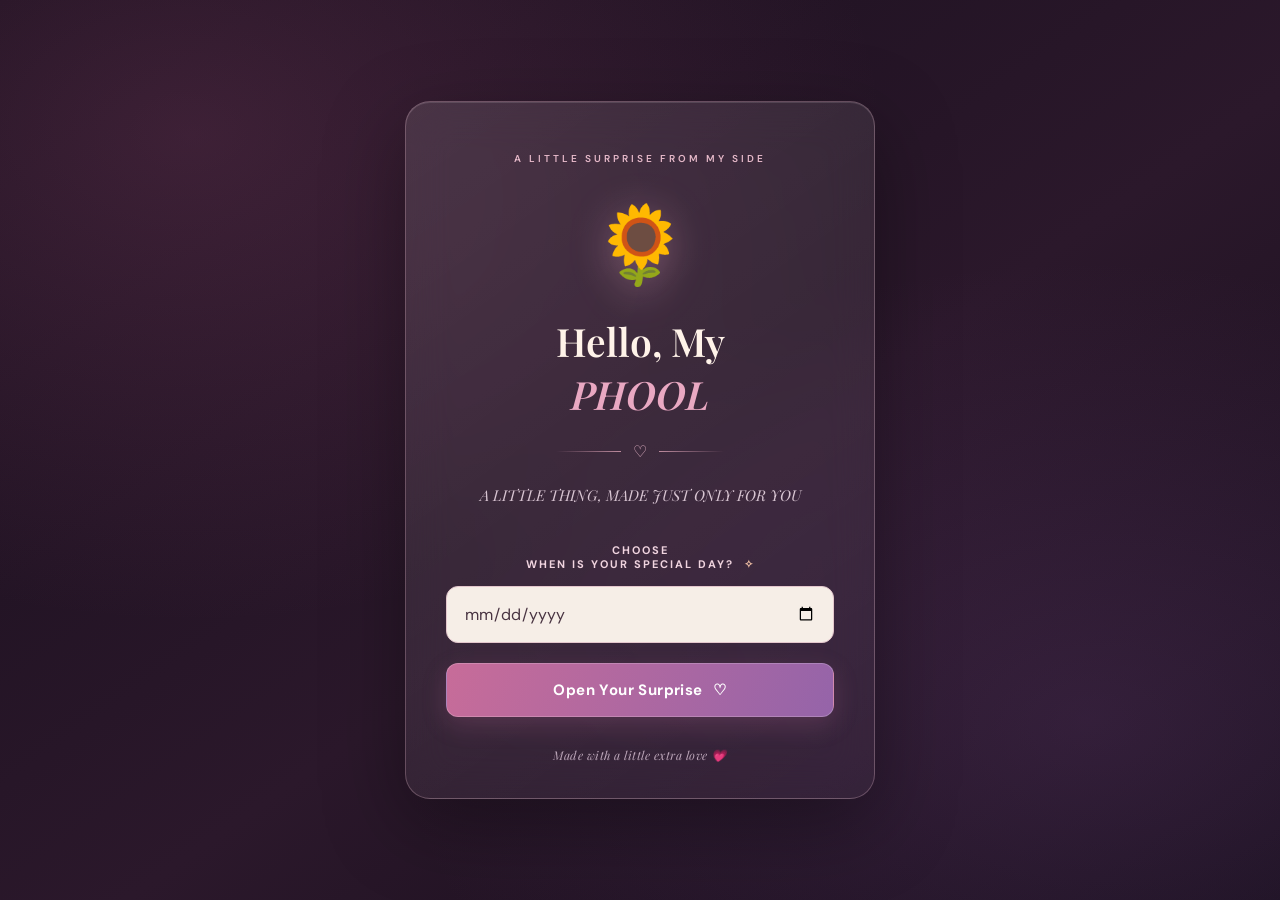
<file: index.html>
<!DOCTYPE html>
<html lang="en">

<head>
    <meta charset="UTF-8">
    <meta name="viewport" content="width=device-width, initial-scale=1.0">

    <title>My Yellow Person 💛</title>

    <link rel="stylesheet" href="style.css">
</head>

<body>

    <div class="background-glow"></div>

    <main class="container">

        <div class="card">

            <p class="top-label">A LITTLE SURPRISE FROM MY SIDE</p>

            <div class="cake">🌻</div>

            <h1>
                Hello, My
                <span>PHOOL</span>
            </h1>

            <div class="decorative-divider">
                <span>♡</span>
            </div>

            <p class="subtitle">
                A LITTLE THING,
                MADE JUST ONLY FOR YOU
            
            </p>

            <div class="birthday-form">

                <label for="dob">
                    <p> CHOOSE </p>
                    WHEN IS YOUR SPECIAL DAY?
                    <span>✧</span>
                </label>

                <input
                    type="date"
                    id="dob"
                    name="birthday"
                    required
                >

                <button id="continueBtn" type="button">
                    Open Your Surprise
                    <span>♡</span>
                </button>

                <p id="message" aria-live="polite"></p>

            </div>

            <p class="bottom-note">
                Made with a little extra love 💗
            </p>

        </div>

    </main>

    <script src="script.js"></script>

</body>
</html>
</file>
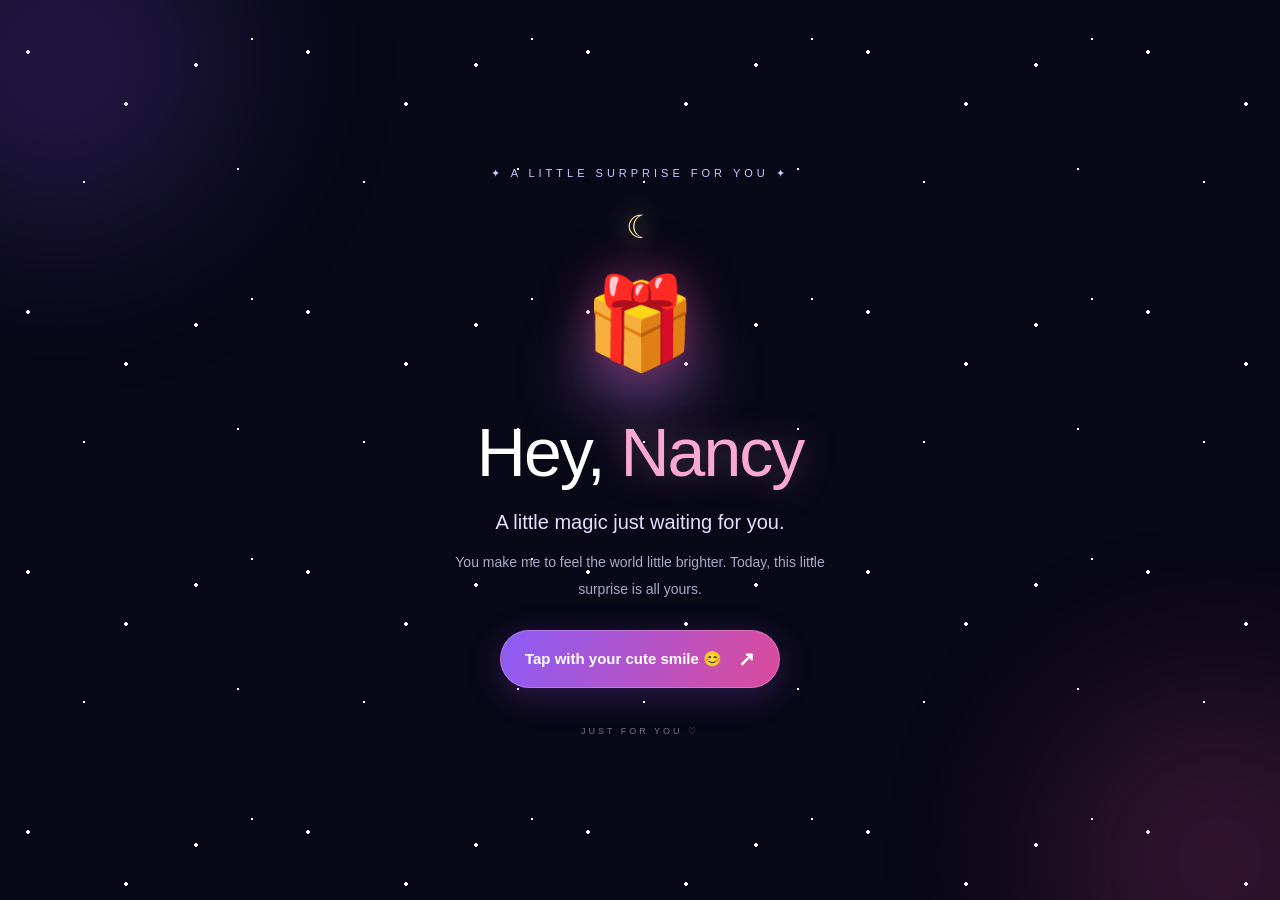
<file: welcome.html>
<!DOCTYPE html>
<html lang="en">
<head>
    <meta charset="UTF-8">
    <meta name="viewport" content="width=device-width, initial-scale=1.0">

    <title>For Nancy ✨</title>

    <link rel="stylesheet" href="welcome.css">
</head>

<body>

    <div class="starfield"></div>
    <div class="glow glow-one"></div>
    <div class="glow glow-two"></div>

    <main class="welcome-container">

        <p class="eyebrow">✦ A LITTLE SURPRISE FOR YOU ✦</p>

        <div class="moon">☾</div>

        <div class="gift-wrapper">
            <div class="gift">🎁</div>
            <div class="gift-glow"></div>
        </div>

        <h1>
            Hey, <span>Nancy</span>
        </h1>

        <p class="subtitle">
            A little magic just waiting for you.
        </p>

        <p class="description">
            You make me to feel the  world little brighter.
            Today, this little surprise is all yours.
        </p>

        <button id="openGift" class="surprise-btn" type="button">
            Tap with your cute smile 😊 <span>↗</span>
        </button>

        <p class="bottom-note">
            JUST FOR YOU ♡
        </p>

    </main>

  
<script>
    const openGift = document.getElementById("openGift");

    openGift.addEventListener("click", function () {

        openGift.textContent = "Opening your surprise... ❤️";

        openGift.disabled = true;

        setTimeout(function () {

            window.location.href = "./birthday.html";

        }, 1000);

    });
</script>
</body>
</html>
</body>
</html>
</file>
<file: style.css>
/* =====================================
   MY YELLOW PERSON - WELCOME PAGE
   Vintage Romantic Design
===================================== */

@import url('https://fonts.googleapis.com/css2?family=DM+Sans:wght@400;500;600;700&family=Playfair+Display:ital,wght@0,500;0,600;0,700;1,500&display=swap');

* {
    margin: 0;
    padding: 0;
    box-sizing: border-box;
}

html {
    min-height: 100%;
}

body {
    font-family: 'DM Sans', sans-serif;
    min-height: 100vh;
    overflow-x: hidden;
    background: #1b1020;
    color: #fff5ed;
}

/* BACKGROUND */

.container {
    min-height: 100vh;
    min-height: 100svh;

    display: flex;
    align-items: center;
    justify-content: center;

    padding: 30px 18px;
    position: relative;
    isolation: isolate;

    background:
        radial-gradient(ellipse at 15% 15%,
            rgba(160, 79, 120, .25), transparent 45%),
        radial-gradient(ellipse at 85% 80%,
            rgba(117, 70, 133, .25), transparent 45%),
        linear-gradient(145deg, #170e1c, #2b182b 55%, #160e1b);
}

/* SOFT GLOW */

.background-glow {
    position: fixed;
    width: 350px;
    height: 350px;
    border-radius: 50%;
    background: rgba(207, 117, 160, .14);
    filter: blur(100px);
    top: 10%;
    left: 50%;
    transform: translateX(-50%);
    pointer-events: none;
    z-index: -1;
}

/* FLOATING DECORATIONS */

.floating-decorations span {
    position: fixed;
    color: rgba(237, 248, 87, 0.45);
    pointer-events: none;
    animation: floatDecor 8s ease-in-out infinite;
}

.floating-decorations span:nth-child(1) {
    top: 15%;
    left: 13%;
    font-size: 23px;
}

.floating-decorations span:nth-child(2) {
    top: 70%;
    left: 10%;
    font-size: 28px;
    animation-delay: 2s;
}

.floating-decorations span:nth-child(3) {
    top: 20%;
    right: 15%;
    font-size: 30px;
    animation-delay: 1s;
}

.floating-decorations span:nth-child(4) {
    top: 78%;
    right: 12%;
    font-size: 20px;
    animation-delay: 3s;
}

.floating-decorations span:nth-child(5) {
    top: 45%;
    right: 7%;
    font-size: 18px;
    animation-delay: 4s;
}

.floating-decorations span:nth-child(6) {
    top: 42%;
    left: 6%;
    font-size: 22px;
    animation-delay: 2.5s;
}

@keyframes floatDecor {
    0%, 100% {
        transform: translateY(0) rotate(0deg);
        opacity: .3;
    }
    50% {
        transform: translateY(-22px) rotate(15deg);
        opacity: .8;
    }
}

/* MAIN CARD */

.card {
    width: 100%;
    max-width: 470px;

    padding: 48px 40px 35px;

    text-align: center;
    position: relative;

    background:
        linear-gradient(145deg,
            rgba(255, 255, 255, .105),
            rgba(255, 255, 255, .035));

    backdrop-filter: blur(22px);
    -webkit-backdrop-filter: blur(22px);

    border: 1px solid rgba(240, 199, 211, .28);
    border-radius: 25px;

    box-shadow:
        0 25px 80px rgba(0, 0, 0, .35),
        inset 0 1px 0 rgba(255, 255, 255, .12);

    animation: cardAppear 1.1s ease both;
}

@keyframes cardAppear {
    from {
        opacity: 0;
        transform: translateY(25px) scale(.97);
    }
    to {
        opacity: 1;
        transform: translateY(0) scale(1);
    }
}

/* TOP LABEL */

.top-label {
    color: #e6b9c9;
    font-size: 10px;
    font-weight: 600;
    letter-spacing: 3px;
    line-height: 1.8;
    margin-bottom: 28px;
}

/* CAKE */

.cake {
    font-size: 76px;
    margin-bottom: 20px;

    filter: drop-shadow(0 8px 18px rgba(240, 157, 190, .25));

    animation: floating 3s ease-in-out infinite;
}

@keyframes floating {
    0%, 100% {
        transform: translateY(0);
    }
    50% {
        transform: translateY(-12px);
    }
}

/* HEADING */

.card h1 {
    font-family: 'Playfair Display', Georgia, serif;
    font-size: clamp(29px, 7vw, 39px);
    font-weight: 600;
    line-height: 1.35;
    color: #fff3e9;
}

.card h1 span {
    display: block;
    font-style: italic;
    color: #e9a8c2;
}

/* DIVIDER */

.decorative-divider {
    display: flex;
    align-items: center;
    justify-content: center;
    gap: 12px;
    margin: 20px 0;
    color: #e8b8c9;
}

.decorative-divider::before,
.decorative-divider::after {
    content: "";
    width: 65px;
    height: 1px;
    background: linear-gradient(
        90deg, transparent, #bd8b9e
    );
}

.decorative-divider::after {
    transform: rotate(180deg);
}

/* SUBTITLE */

.subtitle {
    color: #d8c5d2;
    font-family: 'Playfair Display', Georgia, serif;
    font-style: italic;
    font-size: 15px;
    line-height: 1.8;
    margin-bottom: 34px;
}

/* FORM */

.birthday-form {
    text-align: left;
}

.birthday-form label {
    display: block;
    text-align: center;
    color: #f0d4df;
    font-size: 11px;
    font-weight: 700;
    letter-spacing: 2px;
    margin-bottom: 15px;
}

.birthday-form label span {
    color: #e8b8a0;
    margin-left: 5px;
}

/* DATE INPUT */

#dob {
    width: 100%;
    padding: 16px 17px;

    border: 1px solid #e3c6cc;
    border-radius: 12px;
    outline: none;

    background: #f6eee7;
    color: #493442;

    font-family: 'DM Sans', sans-serif;
    font-size: 16px;

    margin-bottom: 20px;
    cursor: pointer;

    transition: .3s ease;
}

#dob:focus {
    border-color: #e9a8c2;
    box-shadow: 0 0 0 4px rgba(233, 168, 194, .15);
}

/* BUTTON */

#continueBtn {
    width: 100%;
    padding: 16px 20px;

    border: 1px solid rgba(255, 255, 255, .2);
    border-radius: 12px;

    background: linear-gradient(
        110deg, #c76c99, #9564a9
    );

    color: white;

    font-family: 'DM Sans', sans-serif;
    font-size: 15px;
    font-weight: 700;

    letter-spacing: .4px;
    cursor: pointer;

    box-shadow: 0 8px 25px rgba(191, 104, 150, .22);

    transition: transform .3s ease,
                box-shadow .3s ease,
                filter .3s ease;
}

#continueBtn span {
    margin-left: 6px;
}

#continueBtn:hover {
    transform: translateY(-3px);
    box-shadow: 0 13px 30px rgba(208, 130, 171, .35);
    filter: brightness(1.1);
}

#continueBtn:active {
    transform: translateY(0) scale(.98);
}

#continueBtn:focus-visible {
    outline: 2px solid #f4d4a5;
    outline-offset: 4px;
}

/* MESSAGE */

#message {
    color: #ffd2d8;
    font-size: 13px;
    font-weight: 600;
    text-align: center;
    margin-top: 15px;
    line-height: 1.6;
}

/* FOOTER */

.bottom-note {
    color: #bca6b9;
    font-family: 'Playfair Display', Georgia, serif;
    font-style: italic;
    font-size: 12px;
    margin-top: 30px;
    letter-spacing: .5px;
}

/* MOBILE RESPONSIVE */

@media (max-width: 500px) {

    .container {
        padding: 22px 16px;
    }

    .card {
        padding: 38px 23px 28px;
        border-radius: 21px;
    }

    .cake {
        font-size: 65px;
    }

    .top-label {
        font-size: 9px;
        letter-spacing: 2px;
    }

    .subtitle {
        font-size: 14px;
    }

    #dob {
        font-size: 16px;
        padding: 15px;
    }

    #continueBtn {
        padding: 16px 12px;
        font-size: 14px;
    }

    .floating-decorations span:nth-child(5),
    .floating-decorations span:nth-child(6) {
        display: none;
    }
}

@media (max-width: 350px) {

    .card {
        padding: 32px 17px 25px;
    }

    .card h1 {
        font-size: 27px;
    }

    .top-label {
        font-size: 8px;
    }
}

/* REDUCED MOTION ACCESSIBILITY */

@media (prefers-reduced-motion: reduce) {
    *,
    *::before,
    *::after {
        animation-duration: .01ms !important;
        animation-iteration-count: 1 !important;
        scroll-behavior: auto !important;
    }
}


/* PREMIUM CARD HOVER */

.card {
    transition: transform .5s ease, box-shadow .5s ease;
}

.card:hover {
    box-shadow:
        0 25px 85px rgba(0, 0, 0, .4),
        0 0 35px rgba(225, 157, 190, .10),
        inset 0 1px 0 rgba(255, 255, 255, .15);
}

/* CAKE SOFT GLOW */

.cake {
    filter: drop-shadow(0 8px 20px rgba(238, 171, 198, .35));
}

/* BUTTON PRESS */

#continueBtn:active {
    transform: scale(.97);
}
</file>
<file: welcome.css>
/* =================================
   CINEMATIC BIRTHDAY WELCOME PAGE
   ================================= */

* {
    margin: 0;
    padding: 0;
    box-sizing: border-box;
}

body {
    min-height: 100vh;
    font-family: "Segoe UI", Arial, sans-serif;
    color: #ffffff;
    background: #080817;
    overflow-x: hidden;
}

button {
    font: inherit;
}

/* Starry background */

.starfield {
    position: fixed;
    inset: 0;
    pointer-events: none;
    z-index: 0;

    background-image:
        radial-gradient(2px 2px at 10% 20%, #ffffff 98%, transparent),
        radial-gradient(1px 1px at 30% 70%, #ffffff 98%, transparent),
        radial-gradient(2px 2px at 70% 25%, #ffffff 98%, transparent),
        radial-gradient(1px 1px at 85% 65%, #ffffff 98%, transparent),
        radial-gradient(2px 2px at 45% 40%, #ffffff 98%, transparent),
        radial-gradient(1px 1px at 90% 15%, #ffffff 98%, transparent);

    background-size: 280px 260px;
    animation: starsMove 35s linear infinite;
}

@keyframes starsMove {
    from {
        transform: translateY(0);
    }

    to {
        transform: translateY(-260px);
    }
}

/* Ambient glowing lights */

.glow {
    position: fixed;
    width: 320px;
    height: 320px;
    border-radius: 50%;
    filter: blur(100px);
    opacity: 0.24;
    pointer-events: none;
}

.glow-one {
    top: -100px;
    left: -100px;
    background: #8b5cf6;
}

.glow-two {
    right: -100px;
    bottom: -120px;
    background: #ec4899;
}

/* Main content */

.welcome-container {
    position: relative;
    z-index: 1;

    min-height: 100vh;
    min-height: 100svh;

    width: 100%;
    padding: 45px 22px;

    display: flex;
    flex-direction: column;
    justify-content: center;
    align-items: center;

    text-align: center;
}

/* Small cinematic heading */

.eyebrow {
    color: #d6c4ff;
    font-size: 11px;
    letter-spacing: 4px;
    line-height: 1.8;
    margin-bottom: 24px;

    animation: fadeUp 1s ease both;
}

/* Moon */

.moon {
    font-size: 32px;
    color: #fce7a9;
    margin-bottom: 8px;

    text-shadow: 0 0 25px #fce7a9;

    animation: fadeUp 1.2s ease both;
}

/* Gift animation */

.gift-wrapper {
    position: relative;
    width: 150px;
    height: 140px;

    display: grid;
    place-items: center;

    margin-bottom: 18px;
}

.gift {
    position: relative;
    z-index: 1;

    font-size: 90px;

    filter: drop-shadow(0 0 24px rgba(236, 72, 153, 0.5));

    animation: giftFloat 3s ease-in-out infinite;
}

.gift-glow {
    position: absolute;
    width: 110px;
    height: 35px;
    bottom: 5px;

    background: #c084fc;
    filter: blur(35px);
    opacity: 0.7;
}

@keyframes giftFloat {
    0%, 100% {
        transform: translateY(0) rotate(-3deg);
    }

    50% {
        transform: translateY(-13px) rotate(3deg);
    }
}

/* Heading */

h1 {
    font-size: clamp(40px, 7vw, 68px);
    font-weight: 500;
    letter-spacing: -2px;
    line-height: 1.2;

    margin-bottom: 18px;

    animation: fadeUp 1.4s ease both;
}

h1 span {
    color: #f9a8d4;
    text-shadow: 0 0 35px rgba(249, 168, 212, 0.35);
}

/* Message */

.subtitle {
    font-size: clamp(16px, 3vw, 20px);
    color: #e9ddff;
    margin-bottom: 15px;

    animation: fadeUp 1.6s ease both;
}

.description {
    max-width: 410px;
    color: #aaa8c6;
    font-size: 14px;
    line-height: 1.9;

    margin-bottom: 28px;

    animation: fadeUp 1.8s ease both;
}

/* Main surprise button */

.surprise-btn {
    display: flex;
    justify-content: center;
    align-items: center;
    gap: 16px;

    min-width: 240px;
    padding: 16px 24px;

    color: #ffffff;
    background: linear-gradient(110deg, #8b5cf6, #db4b9b);

    border: 1px solid rgba(255, 255, 255, 0.22);
    border-radius: 50px;

    font-size: 15px;
    font-weight: 600;

    cursor: pointer;

    box-shadow: 0 8px 35px rgba(168, 85, 247, 0.24);

    transition: transform 0.3s, box-shadow 0.3s;

    animation: fadeUp 2s ease both;
}

.surprise-btn span {
    font-size: 20px;
    transition: transform 0.3s;
}

.surprise-btn:hover {
    transform: translateY(-3px);
    box-shadow: 0 12px 45px rgba(219, 75, 155, 0.4);
}

.surprise-btn:hover span {
    transform: translate(3px, -3px);
}

.surprise-btn:disabled {
    opacity: 0.7;
    cursor: wait;
}

/* Footer */

.bottom-note {
    margin-top: 38px;
    color: #77738f;

    font-size: 9px;
    letter-spacing: 3px;
}

/* Entry animations */

@keyframes fadeUp {
    from {
        opacity: 0;
        transform: translateY(20px);
    }

    to {
        opacity: 1;
        transform: translateY(0);
    }
}

/* Mobile responsive */

@media (max-width: 480px) {
    .welcome-container {
        padding: 35px 22px;
    }

    .eyebrow {
        font-size: 9px;
        letter-spacing: 2.5px;
    }

    .gift-wrapper {
        width: 125px;
        height: 120px;
    }

    .gift {
        font-size: 76px;
    }

    h1 {
        letter-spacing: -1px;
    }

    .description {
        max-width: 320px;
        font-size: 13px;
    }

    .surprise-btn {
        width: 100%;
        max-width: 300px;
    }

    .bottom-note {
        font-size: 8px;
        letter-spacing: 2px;
    }
}

/* Respect reduced-motion settings */

@media (prefers-reduced-motion: reduce) {
    *,
    *::before,
    *::after {
        animation: none !important;
        transition: none !important;
    }
}




@media (max-width: 600px) {

    body {
        overflow-x: hidden;
    }

    .main-button {
        max-width: 90%;
    }

    h1 {
        font-size: clamp(28px, 8vw, 42px);
    }

    p {
        line-height: 1.7;
    }
}
</file>
